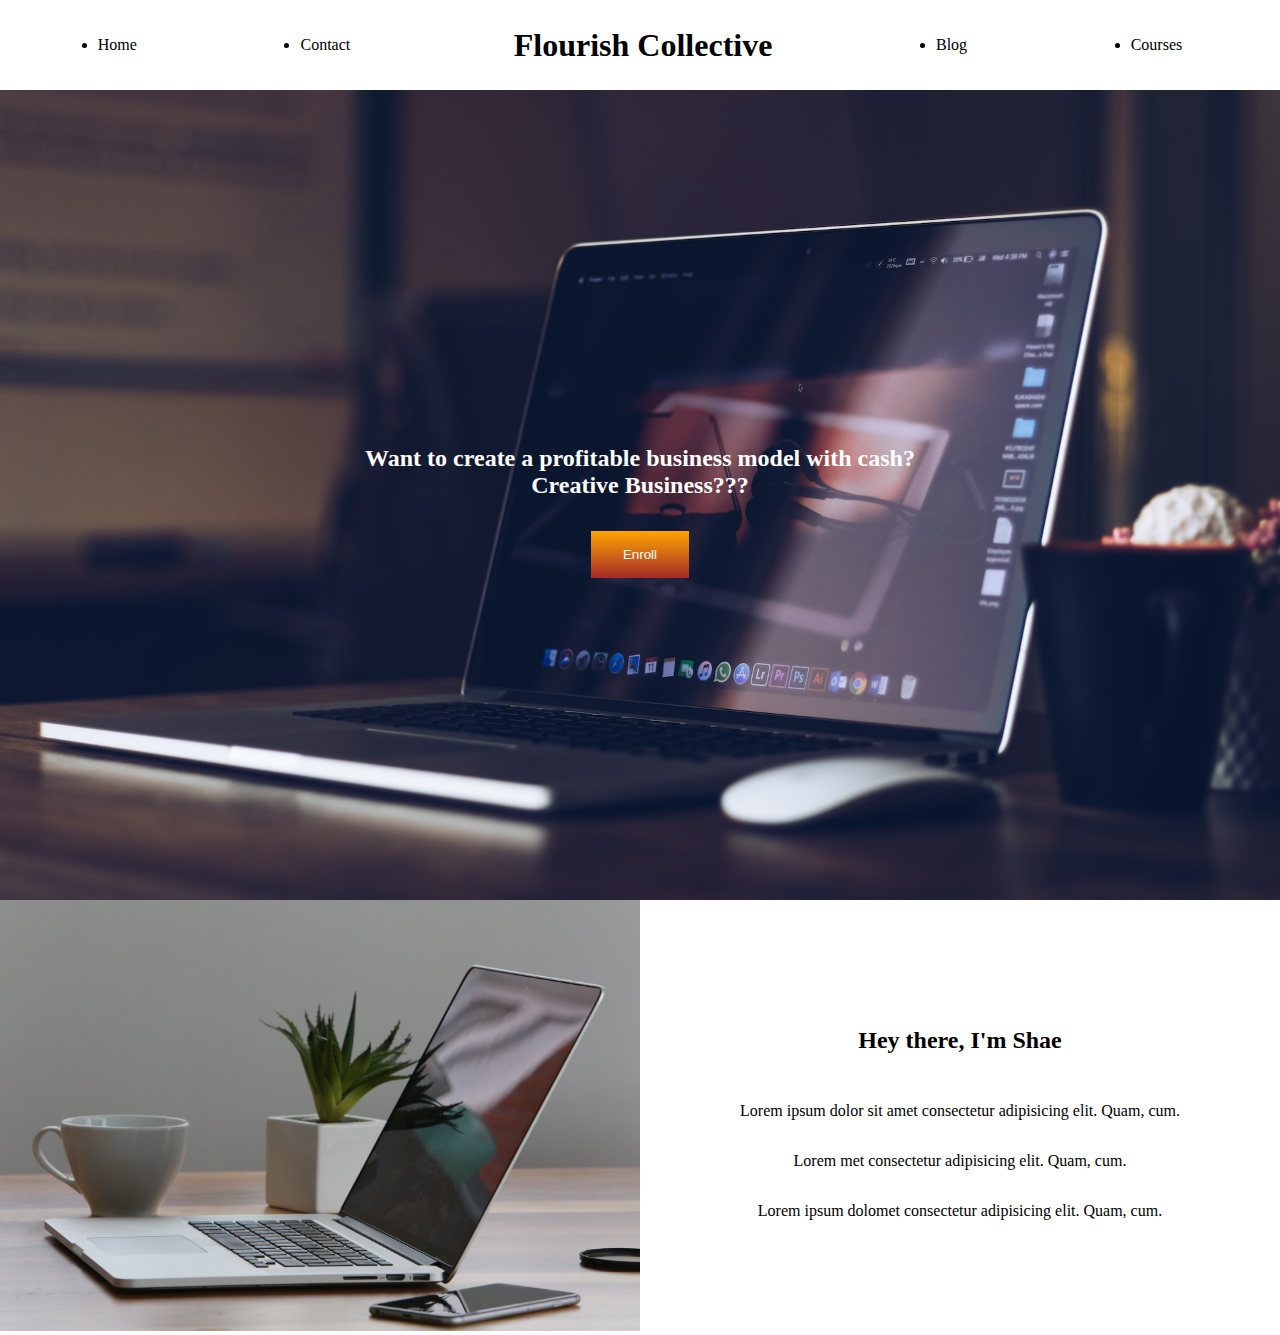
<file: index.html>
<!DOCTYPE html>
<html lang="en">
<head>
    <meta charset="UTF-8">
    <meta http-equiv="X-UA-Compatible" content="IE=edge">
    <meta name="viewport" content="width=device-width, initial-scale=1.0">
    <link rel="stylesheet" href="/style.css">
    <title>Flourish Collective</title>
</head>
<body>
    <header>
        <nav>
            <ul>
                <li><a href="#">Home</a></li>
                <li><a href="#">Contact</a></li>
                <h1>Flourish Collective</h1>
                <li><a href="#">Blog</a></li>
                <li><a href="#">Courses</a></li>
            </ul>
        </nav>
    </header>
    <section class="hero">
        <h2>Want to create a profitable business model with cash?<br/>Creative Business???</h2>
        <button>Enroll</button>
    </section>
    <section class="intro">
        <div class="intro-img">
            <img src="/img/laptop2.jpg" alt="laptop2">
        </div>
        <div class="intro-text">
            <h2>Hey there, I'm Shae</h2>
            <p>
                Lorem ipsum dolor sit amet consectetur adipisicing elit. Quam, cum.
            </p>
            <p>
                Lorem met consectetur adipisicing elit. Quam, cum.
            </p>
            <p>
                Lorem ipsum dolomet consectetur adipisicing elit. Quam, cum.
            </p>
        </div>
    </section>
</body>
</html>
</file>
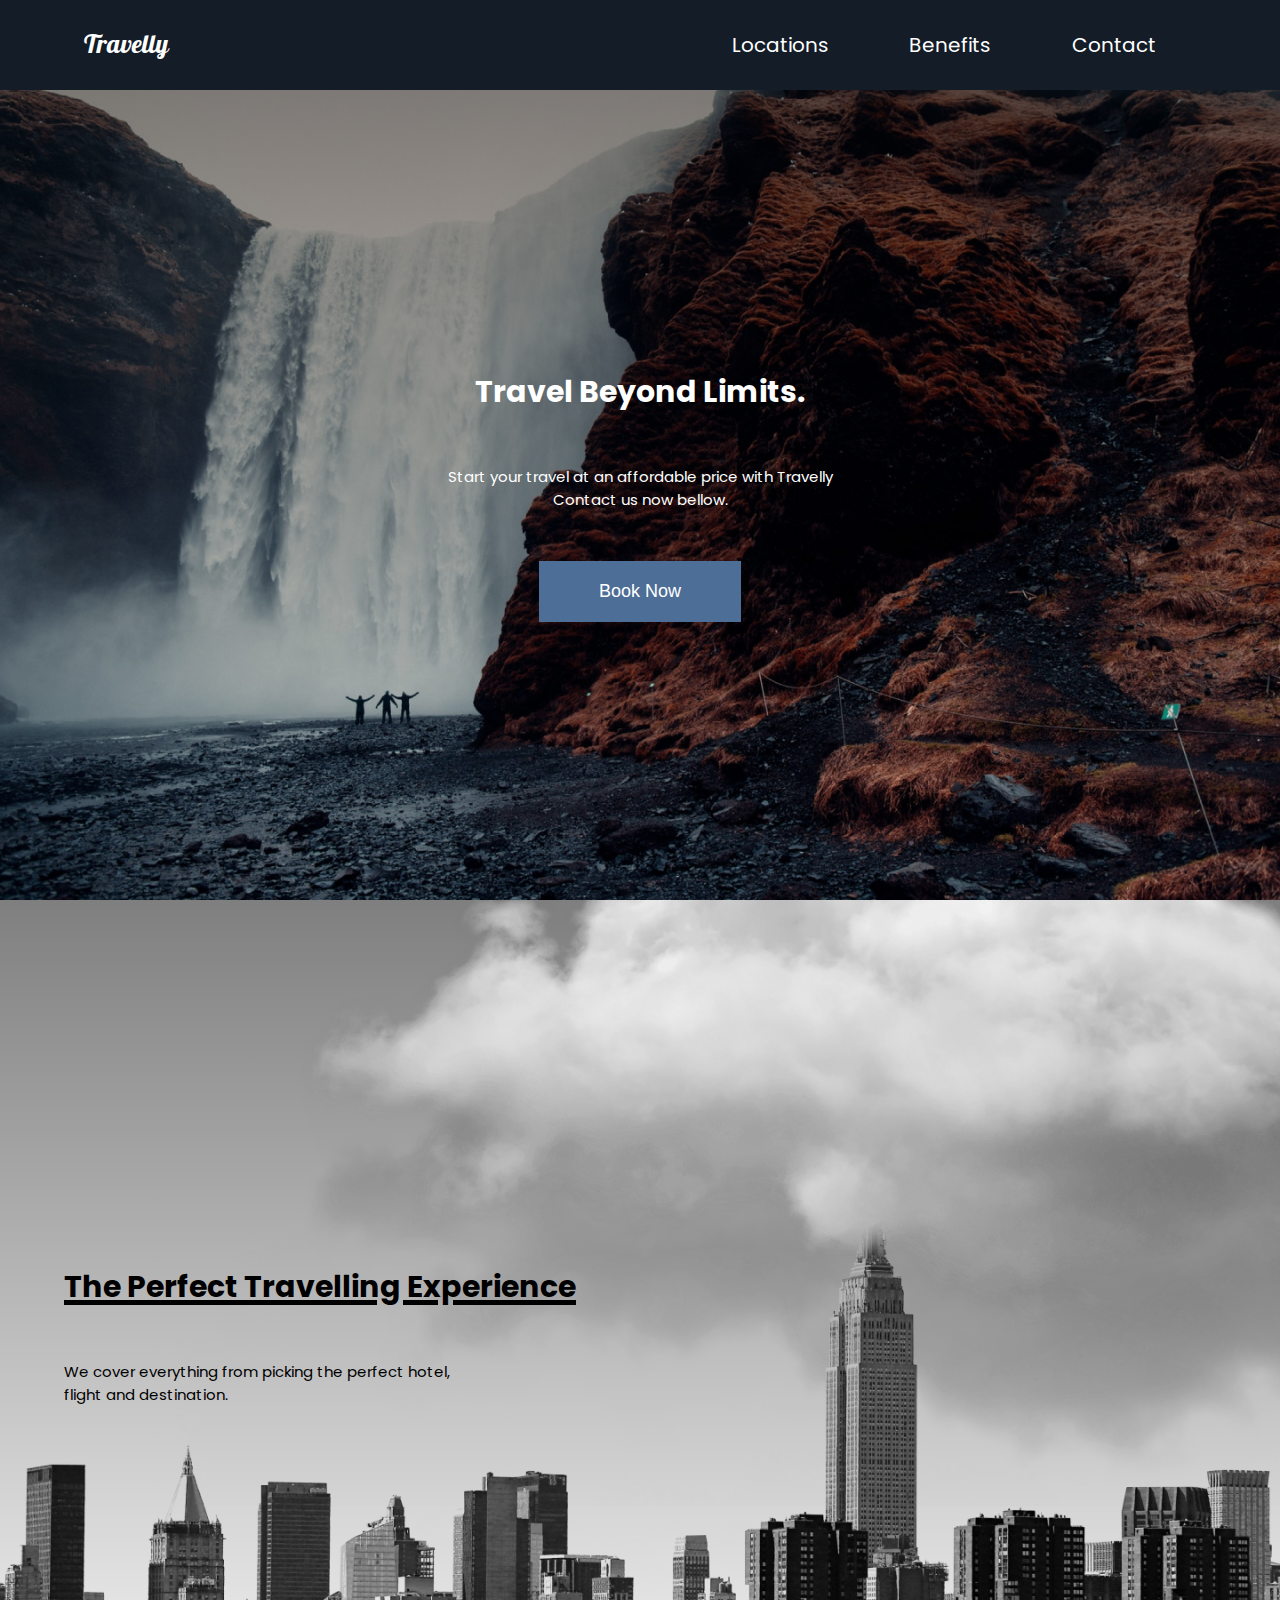
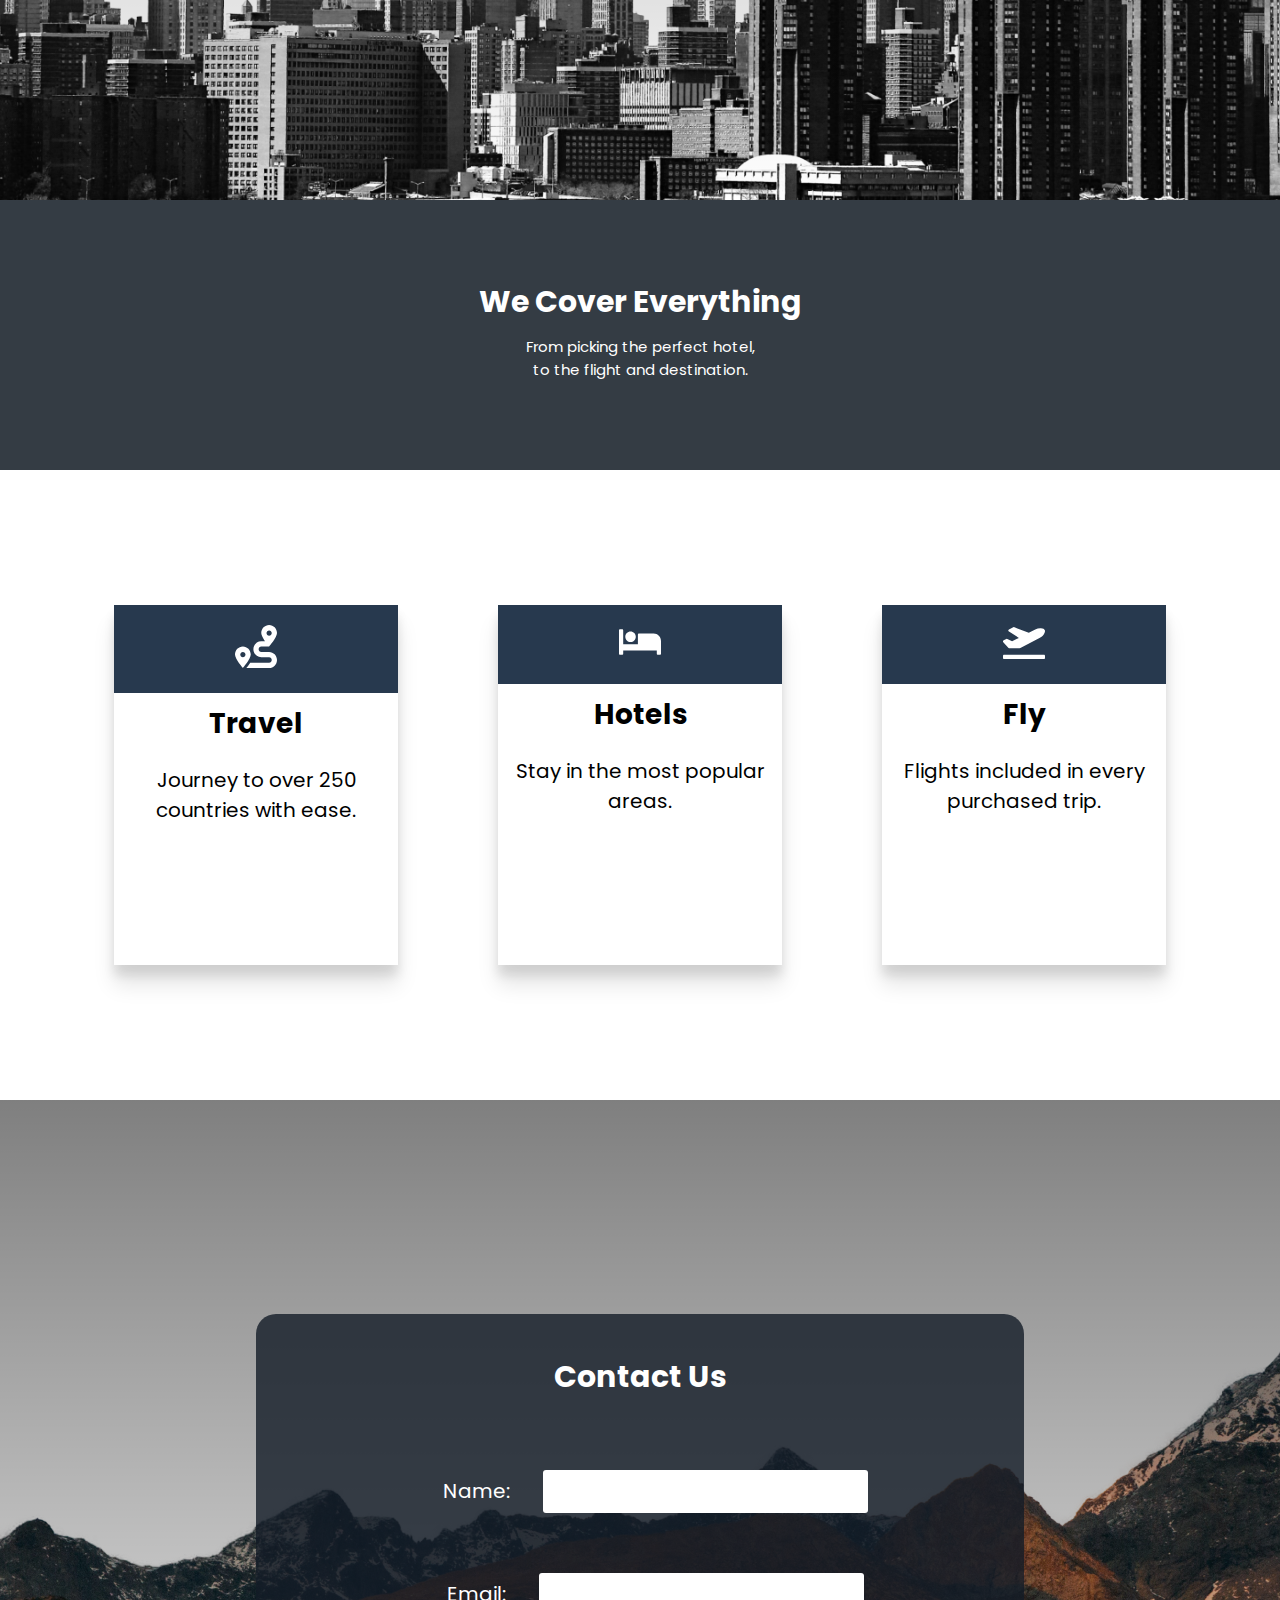
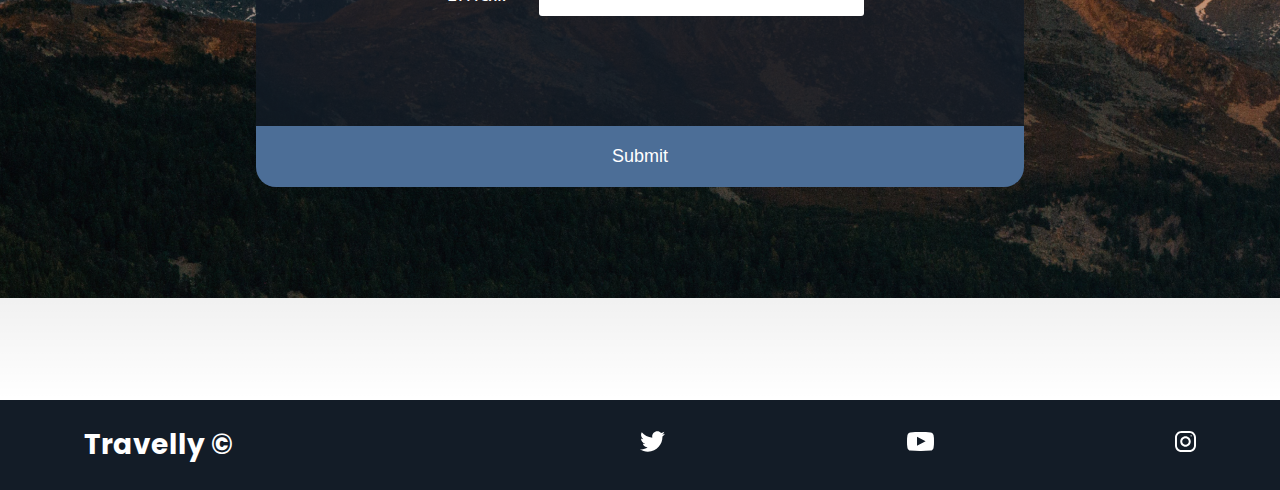
<file: project1_travelly/index.html>
<!DOCTYPE html>
<html lang="en">
<head>
    <meta charset="UTF-8">
    <meta http-equiv="X-UA-Compatible" content="IE=edge">
    <meta name="viewport" content="width=device-width, initial-scale=1.0">
    <meta name="description" content="Set Yourself Free.">
    <meta name="robots" content="index,follow" />
    <link rel="icon" href="./icons/airplane.svg">
    <link rel="preconnect" href="https://fonts.googleapis.com">
    <link rel="preconnect" href="https://fonts.googleapis.com">
    <link rel="preconnect" href="https://fonts.gstatic.com" crossorigin>
    <link href="https://fonts.googleapis.com/css2?family=Pattaya&family=Poppins:wght@400;500&display=swap" rel="stylesheet">
    <link rel="stylesheet" href="style.css">
    <title>
        Travelly | Travel Agency 
    </title>
    </head>
    <body>
    <header class="main-head">
        <nav>
        <h1 id="logo">Travelly</h1>
        <ul>
            <li><a href="#locations">Locations</a></li>
            <li><a href="#benefits">Benefits</a></li>
            <li><a href="#contact">Contact</a></li>
        </ul>
        </nav>
    </header>
    <body>
        <section class="hero">
        <h2>Travel Beyond Limits.</h2>
        <h3>
            Start your travel at an affordable price with Travelly <br />Contact
            us now bellow.
        </h3>

        <button>Book Now</button>
        </section>
        <section id="locations">
            <header class="locations-head">
                <h2>
                    The Perfect Travelling Experience</h2>
                <h3>
                    We cover everything from picking the perfect hotel, <br>flight and destination. 
                </h3>
                <img src="./img/cloud.png" class="moving-cloud-1 cloud" alt="" />
                <img src="./img/cloud.png" class="moving-cloud-2 cloud" alt="" />
            </header>
        </section>
        <section id="benefits">
            <header class="benefits-head">
                <h2>
                    We Cover Everything
                </h2>
                <h3>
                    From picking the perfect hotel, 
                    <br>
                    to the flight and destination.
                </h3>
            </header>
            <div class="cards">
                <div class="card">
                    <div class="card-icon">
                        <img src="./icons/route-solid.svg" alt="">
                    </div>
                    <h4>Travel</h4>
                    <p>Journey to over 250 countries with ease.</p>
                </div>
                <div class="card">
                    <div class="card-icon">
                        <img src="./icons/bed-solid.svg" alt="">
                    </div>
                    <h4>Hotels</h4>
                    <p>Stay in the most popular areas.</p>
                </div>
                <div class="card">
                    <div class="card-icon">
                        <img src="./icons/plane-departure-solid.svg" alt="">
                    </div>
                    <h4>Fly</h4>
                    <p>Flights included in every purchased trip.</p>
                </div>
            </div>
        </section>
        <section id="contact">
            <div class="form-wrapper">
                <header class="form-head">
                    <h2>Contact Us</h2>
                </header>
                <form action="https://formspree.io/f/mkneobeq"
                method="POST">
                    <div class="name-form">
                        <label for="name">Name:</label>
                        <input id="name" type="text" name="name" required>
                    </div>
                    <div class="email-form">
                        <label for="email">Email:</label>
                        <input id="email" type="email" required name="email">
                    </div>
                    <button type="submit">Submit</button>
                </form>
            </div>
        </section>
        <footer>
            <div class="footer-wrapper">
                <h5>Travelly &copy;</h5>
                <ul>
                    <li>
                      <a href="#" title="twitter-social-media"
                        ><img src="./icons/twitter.svg" alt="twitter-social-media"
                      /></a>
                    </li>
                    <li>
                      <a href="#" title="youtube-social-media"
                        ><img src="./icons/youtube.svg" alt="youtube-social-media"
                      /></a>
                    </li>
                    <li>
                      <a href="#" title="instagram-social-media"
                        ><img src="./icons/instagram.svg" alt="instagram-social-media"
                      /></a>
                    </li>
                  </ul>
            </div>
        </footer>
    
    </body>
</html>
</file>
<file: style.css>
img {
    height: 2rem;
}

* {
    margin: 0;
    pad: 0;
    box-sizing: border-box;
}


a {
    color: black; 
    text-decoration: none;
}

nav ul {
    display: flex;
    justify-content: space-around;
    align-items: center;
    min-height: 10vh;
    padding: 1rem;
}

.hero {
    min-height: 90vh;
    background-image: url('/img/laptop1.jpg');
    background-size: cover;
    background-position: center;
    color: white;
    display: flex;
    flex-direction: column;
    align-items: center;
    justify-content: center;
}

.hero h2 {
    text-align: center;
    margin: 2rem;
}

.hero button{
    padding: 1rem 2rem;
    background: linear-gradient(orange, brown);
    border: none;
    color: white;
}

.intro {
    display: flex;
    flex-wrap: wrap;
}

.intro img {
    width: 100%;
    height: 100%;
}

.intro-img {
    flex: 1 1 30rem;
    background: lightblue;
}

.intro-text {
    flex: 1 1 30rem;
    display: flex;
    flex-direction: column;
    align-items: center;
    justify-content: center;
}

.intro-text h2 {
    padding: 2rem;
}

.intro-text p {
    padding: 1rem;
}
</file>
<file: project1_travelly/style.css>
/* Global Styles */
* {
    margin: 0;
    padding: 0;
    box-sizing: border-box;
}

html {
    font-size: 62.5%;
}

body {
    font-family: 'Poppins', sans-serif;
}

h1 {
    font-size: 2.6rem;
}

li,
button,
label,
input,
p {
    font-size: 2rem;
}

h2 {
    font-size: 3rem;
}

h3 {
    font-size: 1.5rem;
    font-weight: 400;
}

h4, h5 {
    font-size: 2.8rem;
}

a {
    color: white;
    text-decoration: none !important;
}

button {
    padding: 2rem 6rem;
    background: #4c6e97;
    border: none;
    color: white;
    font-size: 1.8rem;
    cursor: pointer;
    transition: background 0.25s ease-in-out;
}

button:hover {
    background: #334a66;
}

/* Nav Section with HERO */

.main-head {
    background: #131c27;
    color: white;
    position: sticky;
    top: 0%;
    z-index: 5;
}

nav {
    display: flex;
    width: 90%;
    margin: auto;
    padding: 2rem;
    min-height: 10vh;
    align-items: center;
    flex-wrap: wrap;
}

nav ul {
    display: flex;
    flex: 1 1 40rem;
    justify-content: space-around;
    align-items: center;
    list-style: none;
}

#logo {
    flex: 2 1 40rem;
    font-family: 'Pattaya', sans-serif;
    font-weight: 400;
}

.hero {
    min-height: 90vh;
    background: linear-gradient(rgba(0, 0, 0, 0.5), transparent),url("./img/landing-page.jpg");
    background-repeat: no-repeat;
    background-size: cover;
    background-position: center;
    color: white;
    display: flex;
    flex-direction: column;
    justify-content: center;
    align-items: center;
    text-align: center;
}

.hero h3 {
    padding: 5rem;
}

/* Locations Section */

#locations {
    min-height: 100vh;
    background: linear-gradient(rgba(0, 0, 0, 0.5), transparent),
      url("./img/new-york-page.png");
    background-size: cover;
    background-position: center;
    display: flex;
    align-items: center;
    position: relative;
    overflow: hidden;
  }

.locations-head {
    width: 90%;
    margin: auto;
}

.locations-head h2 {
    padding: 1rem 0rem;
    text-decoration: underline;
    text-decoration-thickness: 0.5rem;
}

.locations-head h3 {
    padding: 4rem 0rem;
    color: black;
}

.cloud {
    position: absolute;
    top: 0%;
    right: 0%;
}

.moving-cloud-1 {
    animation: cloudAnimation 3s infinite alternate ease-in-out;
}

.moving-cloud-2 {
    top: 15%;
    z-index: -1;
    opacity: 0.5;
    animation: cloudAnimation 3.5s infinite alternate ease-in-out;
}

@keyframes cloudAnimation {
    from {
        transform: translate(10%, -10%);
    }
    to {
        transform: translate(0%, 0%);
    }
}

/* Benefits Section */

.benefits-head {
    background: #343c44;
    padding: 3rem;
    min-height: 30vh;
    display: flex;
    flex-direction: column;
    justify-content: center;
    align-items: center;
    color: white;
    text-align: center;
}

.benefits-head h3 {
    padding: 1rem;
}

.cards {
    width: 90%;
    margin: auto;
    display: flex;
    min-height: 70vh;
    align-items: center;
    flex-wrap: wrap;
}

.card h4, 
.card p {
    padding: 1rem;
}

.card {
    text-align: center;
    flex: 1 1 25rem;
    min-height: 40vh;
    margin: 2rem 5rem;
    box-shadow: 0px 10px 10px rgba(0, 0, 0, 0.1), 0px 20px 20px rgba(0, 0, 0, 0.1);
}

.cards img {
    max-width: 15%;
    margin: 2rem;
    line-height: 2rem;
}

.card-icon {
    background: #27394e;
}

#contact {
    min-height: 100vh;
    background: linear-gradient(rgba(0, 0, 0, 0.5), transparent), url("./img/contact-mountain.png");
    background-position: cover;
    background-repeat: no-repeat;
    display: flex;
    align-items: center;
    justify-content: center;
}

.form-wrapper {
    background: rgba(19, 28, 39, 0.8);
    width: 60%;
    color: white;
    border-radius: 20px;
}

.form-head {
    text-align: center;
    padding: 4rem;
}

.name-form, 
.email-form {
    text-align: center;
    padding: 3rem;
}

.form-wrapper label{
    margin: 0rem 3rem;
}

.form-wrapper button {
    width: 100%;
    padding: 2rem;
    margin-top: 8rem;
    border-bottom-left-radius: 20px;
    border-bottom-right-radius: 20px;
}

.form-wrapper input {
    padding: 1rem 3rem;
    border-radius: 3px;
    border: none;
}

footer {
    color: white;
    background: rgba(19, 28, 39, 1);
}

.footer-wrapper {
    display: flex;
    padding: 2rem;
    width: 90%;
    margin: auto;
    align-items: center;
    min-height: 10vh;
    flex-wrap: wrap;
}

footer h5 {
    flex: 1 1 40rem;
}

footer ul {
    display: flex;
    list-style: none;
    flex: 1 1 40rem;
    justify-content: center;
    align-items: center;
    justify-content: space-between;
    align-items: center;

}

button:focus {
    background: #1f334c;
}


/* Media Query */

@media screen and (max-width: 932px) {
    html {
        font-size: 45%;
    }
    nav {
        text-align: center;
    }
    #logo {
        padding: 2rem;
    }
    .cloud {
        height: 45rem;
        pointer-events: none;
    }
    .moving-cloud-1 {
        z-index: -1;
    }
    .moving-cloud-2 {
        z-index: -2;
    }
    .locations-head h3 {
        background: rgba(19, 28, 39, 0.2);
        -webkit-text-fill-color: white;
        text-align: center;
    }
    .form-wrapper {
        width: 95%;
    }
    footer {
        text-align: center;
    }

    footer h5 {
        padding-bottom: 3rem;
    }
}
</file>
